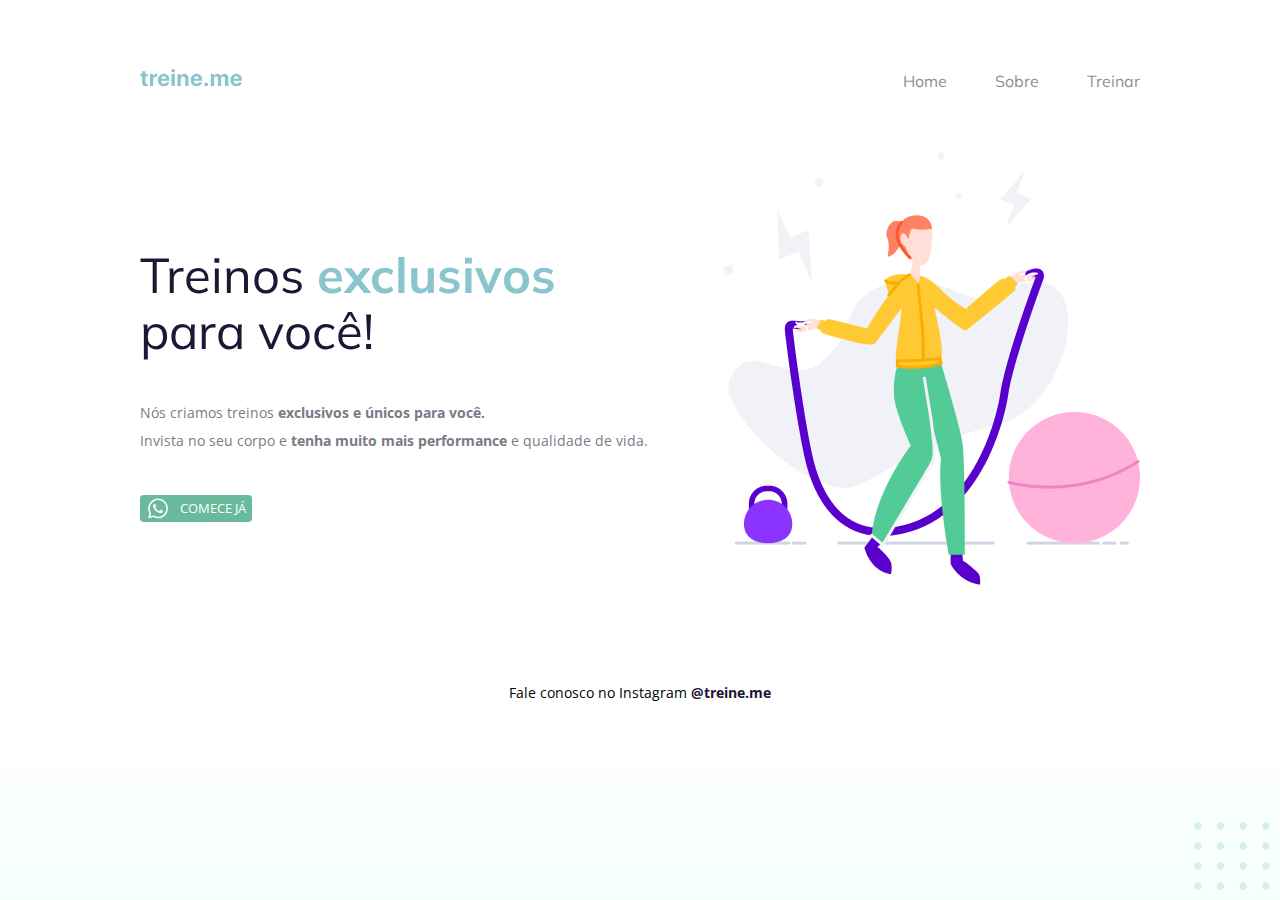
<file: index.html>
<!DOCTYPE html>
<html lang="pt-br">

<head>
  <link rel="preconnect" href="https://fonts.googleapis.com">
  <link rel="preconnect" href="https://fonts.gstatic.com" crossorigin>

  <meta charset="UTF-8">
  <meta name="viewport" content="width=device-width, initial-scale=1.0">

  <title>Treine me</title>

  <link href="https://fonts.googleapis.com/css2?family=Mulish&family=Open+Sans:wght@400;700&display=swap" rel="stylesheet">

</head>

<body>

  <div class="page">


    <nav>

      <a id="logo" href="#">
        <img src="img/logo.svg" alt="Treine.me">
      </a>

      <ul>
        <li><a href="#">Home</a></li>
        <li><a href="#">Sobre</a></li>
        <li><a href="#">Treinar</a></li>
      </ul>

    </nav>



    <main>
      <section>
        <h1>Treinos <span>exclusivos</span> <br>
          para você!</h1>

        <p>
          Nós criamos treinos <strong>exclusivos e únicos para você.</strong> <br>
          Invista no seu corpo e <strong>tenha muito mais performance</strong> e qualidade de vida.
        </p>

        <button>
          <img src="img/whats.svg" alt="icone do whatsapp">
          COMECE JÁ
        </button>

      </section>

      <img src="img/img.png" alt="Desenho de uma mulher pulando corda">

    </main>

    <footer>
      Fale conosco no Instagram <a href="https://intagram.com/treineme" target="_blank">@treine.me</a>
    </footer>
  
  </div>

  <img id="balls" src="img/balls.svg" alt="Imagens de bolinhas">
</body>

<link rel="stylesheet" href="css/style.css">

</html>
</file>
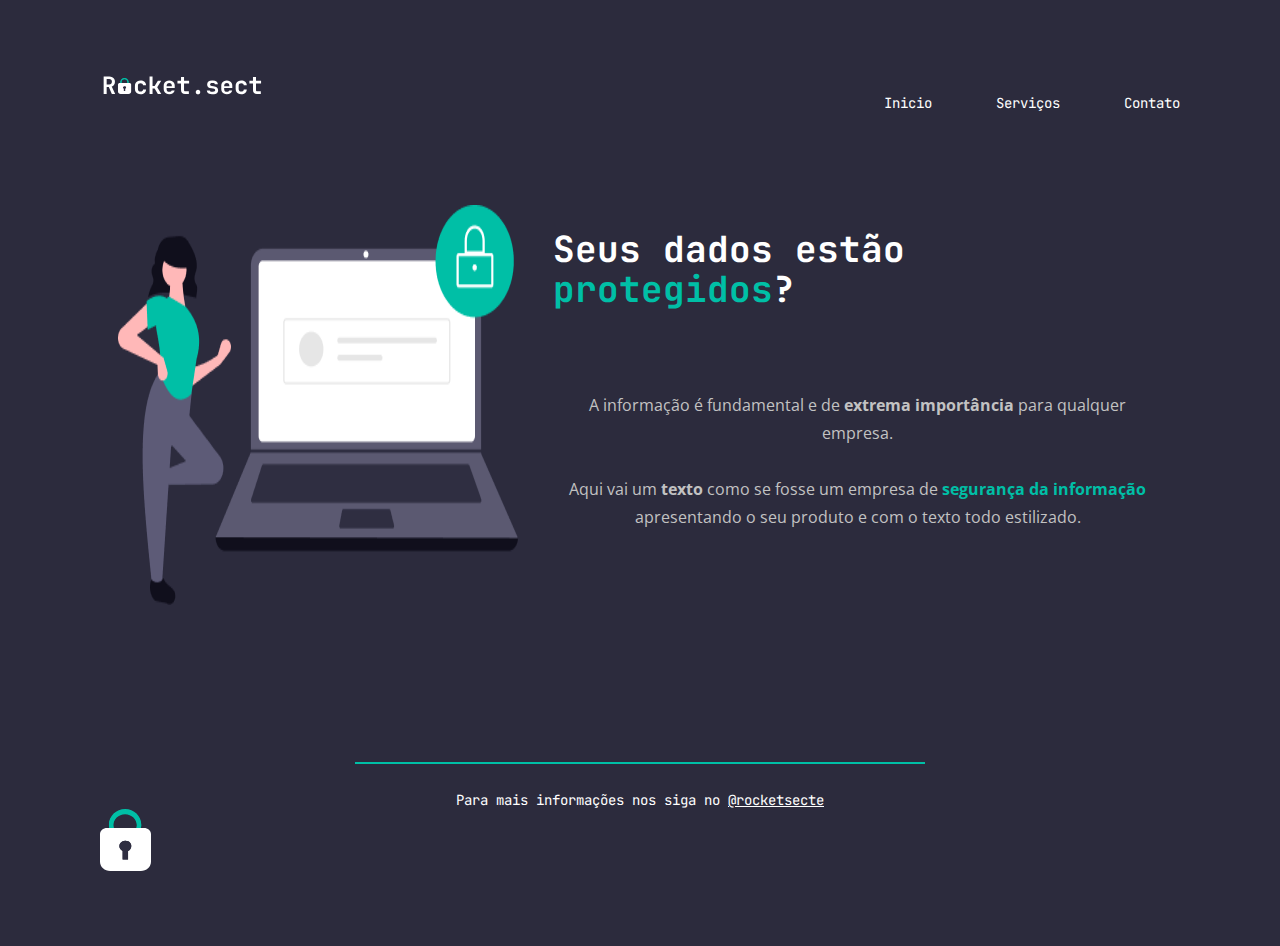
<file: Desafio_Recriando_Layout/index.html>
<!DOCTYPE html>
<html lang="pt-br">

<head>

  <link rel="preconnect" href="https://fonts.googleapis.com">
  <link rel="preconnect" href="https://fonts.gstatic.com" crossorigin>

  <meta charset="UTF-8">
  <meta name="viewport" content="width=device-width, initial-scale=1.0">

  <title>Rocket.sect</title>

  <link href="https://fonts.googleapis.com/css2?family=JetBrains+Mono&display=swap" rel="stylesheet">
  <link href="https://fonts.googleapis.com/css2?family=Open+Sans:wght@700&display=swap" rel="stylesheet">

</head>

<body>
  
  <div class="page">

    <nav>

      <a id="logo" href="#">
        <img src="img/logo.svg" alt="imagem de um cadeado pequeno">
      </a>

      <ul>
        <li><a href="#">Inicio</a></li>
        <li><a href="#">Serviços</a></li>
        <li><a href="#">Contato</a></li>
      </ul>

    </nav>

    <main>

      

      <img src="img/img1.png" alt="imagem de uma mulher com um notebooke e um cadeado ">


      <section class="textp">

            <h1>Seus dados estão <span>protegidos</span>?</h1>

            <p>

              A informação é fundamental e de <strong>extrema importância</strong> para qualquer <br> empresa.
              <br>
              <br>

              Aqui vai um <strong>texto</strong> como se fosse um empresa de <span>segurança da informação <br> </span>
              apresentando o seu produto e com o texto todo estilizado.

            </p>
      </section>

    </main>

    <div id="line"></div>
    
    <footer>
      Para mais informações nos siga no  <a href="#">@rocketsecte</a>
    </footer>
    
    <img src="img/padlock.svg" alt="Imagem de um cadeado brando e verde">

  </div>

</body>
<link rel="stylesheet" href="css/style.css">

</html>
</file>
<file: css/style.css>
body{
  margin: 0;
  font-family: 'Open Sans', sans-serif;
  background: linear-gradient(180deg, rgba(227, 255, 248, 0) 82.08%, rgba(227, 255, 248, 0.38) 100%);
min-height: 100vh;
}

.page{
width: 1000px;
margin: 0 auto ;
padding-top: 65px;
}

nav{
  display: flex;
  justify-content: space-between;
  align-items: center;
  margin-bottom: 55px;
}

ul{
  display: flex;
  gap: 48px;
  list-style: none;
  margin: 0;
  padding: 0;
}
h1, ul{
  font-family: 'Mulish', sans-serif;
}


main{
  display: flex;
  align-items: center;
  justify-content:space-between;

}

ul li a{
  opacity: 0.5 ;
}

ul li a:hover {
  font-weight: bold;
  opacity: 1 ;
}
  
a {
  color: #1F1534;
  text-decoration: none;
}

h1{
  font-size: 49px;
  line-height: 56px;
  color:#1F1534;
  font-weight: normal;
}

h1 span{
  color: #89c5cc;
  font-weight: bold;

}

section  p{
  font-size: 14px;
  color:#7d7987 ;
  line-height: 28px;
  margin: 40px 0 ;
}

button{
  text-transform: uppercase;
  font-family: 'Open Sans', sans-serif;
  background: #69b99d;
  border: none;
  display: flex;
  align-items: center;
  justify-content: center;
  color: white;
  gap: 10px;
  border-radius: 4px;
  cursor:pointer;
}

button:hover{
  background: #075137;
}

footer{
  font-size: 14px;
  line-height: 28px;
  text-align: center;
  margin-top: 80px;
  padding: 14px 32px 15px;
}

footer a{
  font-weight:bold;
  
}

#balls{
  position: fixed;
  bottom: 0;
  right: 0;

}
</file>
<file: Desafio_Recriando_Layout/css/style.css>
body{
  margin: 0;
  background-color: #2C2B3D;
}

.page{
  padding: 71px 100px;

}

p{
  color: #C2C2C2;
  font-family: "Open Sans" sans-serif;
}
h1{
  color: #FFFFFF;
  font-family: "JetBrains Mono" sans-serif;
  font-size: 36px;
}

nav{
  font-family: "JetBrains Mono", monospace;
  display: flex;
  padding-bottom: 71px;
  justify-content: space-between;
  align-items: center;
}

#logo{
  width: 168px;
  height: 63px;
}

nav ul{
  padding-left: 595px;
  display: flex;
  gap: 64px;
  list-style: none;
  font-size: 14px;
  line-height: 28px;
}

main{
display: flex;
font-family: "Open Sans", sans-serif;
justify-content: space-around;
}

h1{
  padding-bottom: 58px;
  font-size: 36px;
  max-width: 610px;
  line-height: 40px;
  font-family: "JetBrains Mono", monospace;
}
main p{
  padding-bottom: 58px;
  font-family: "Open Sans", sans-serif;
  font-size: 16px;
  color: #c2c2c2;
  font-weight: 400;
  line-height: 28px;
  text-align: center;
}

footer{
  padding-top: 27px;
  text-align: center;
  font-family: "JetBrains Mono", monospace;
  font-size: 14px;
  color: #FFFFFF;

}

a{
  color:#FFFFFF;
  
}
#line{
  margin: 0 auto;
  width: 568px;
  border: 1px solid #00bfa6;
  margin-top: 157px;
}
span{
  color: #00BFA6;
  font-weight: bold;
}



strong{
  color: #C2C2C2;
}

ul li a:hover{
  font-weight: bold;
}

ul li a {
  text-decoration: none;
}
</file>
